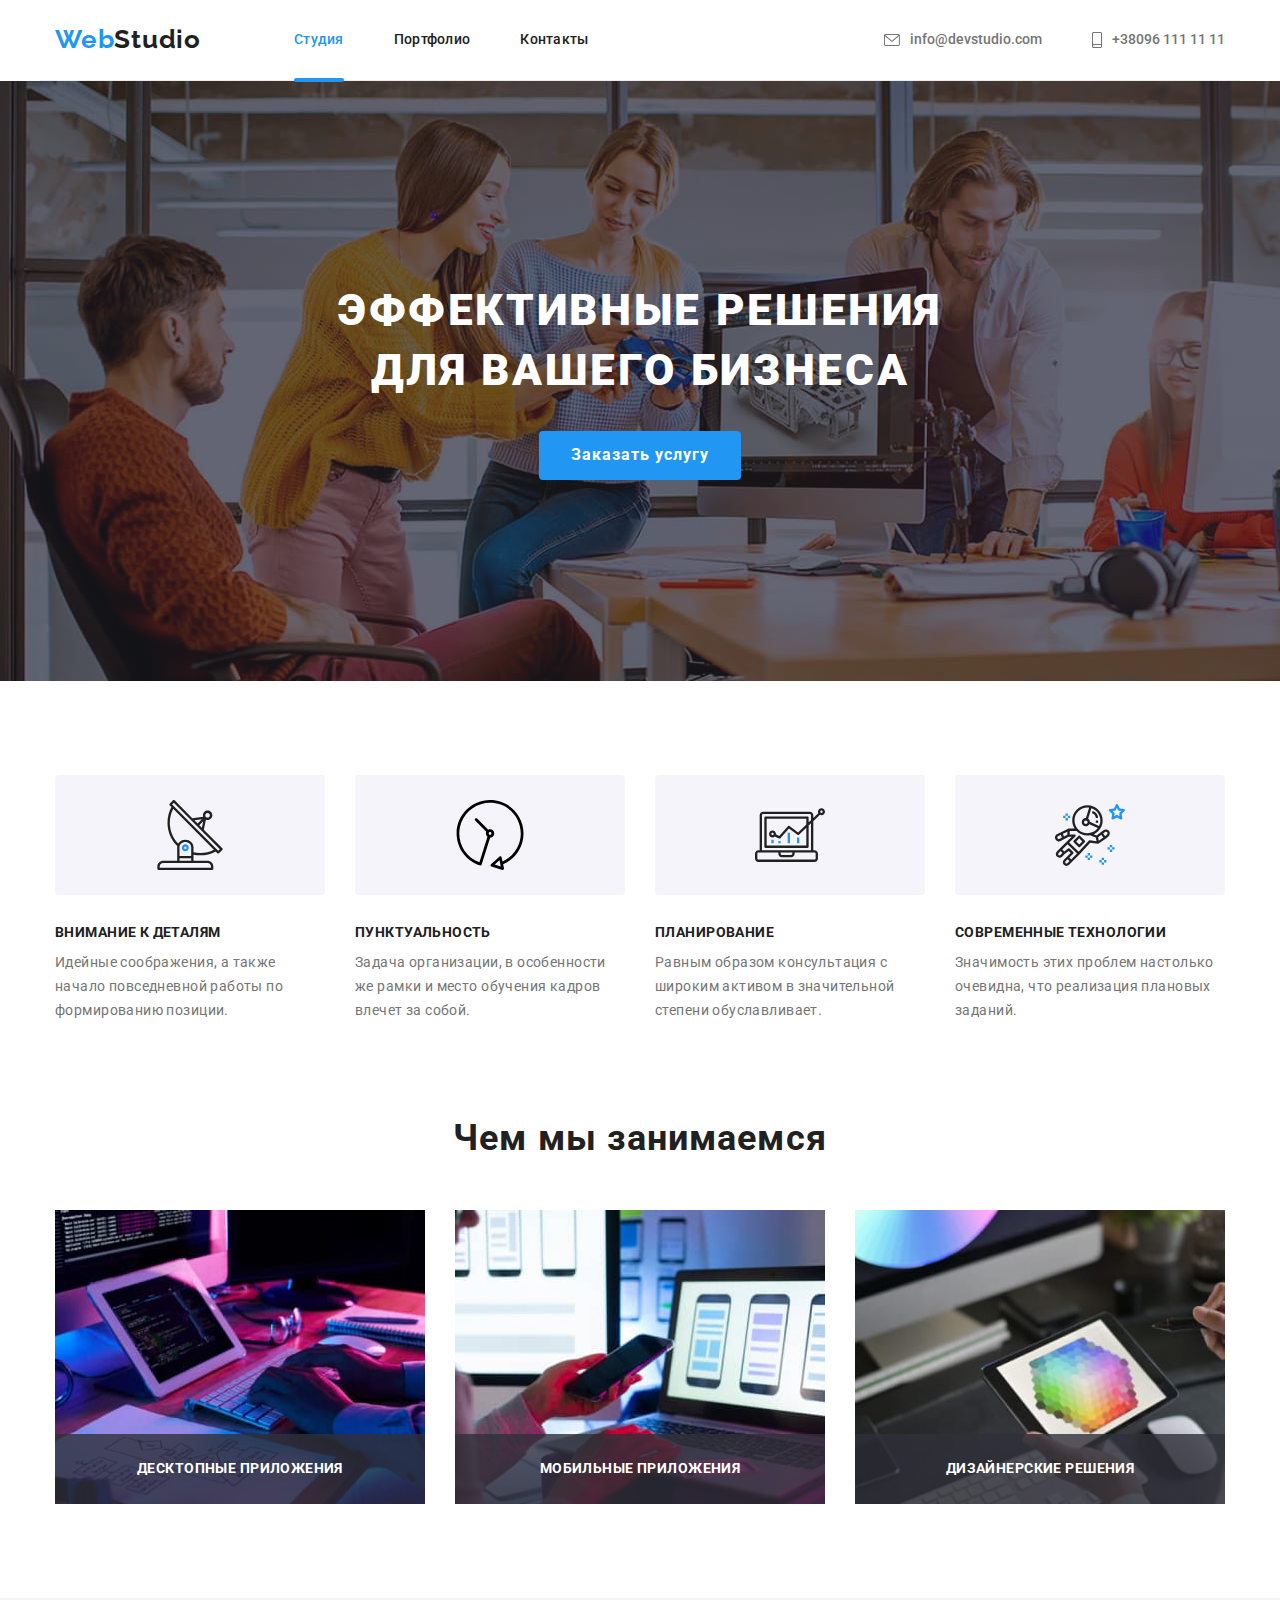
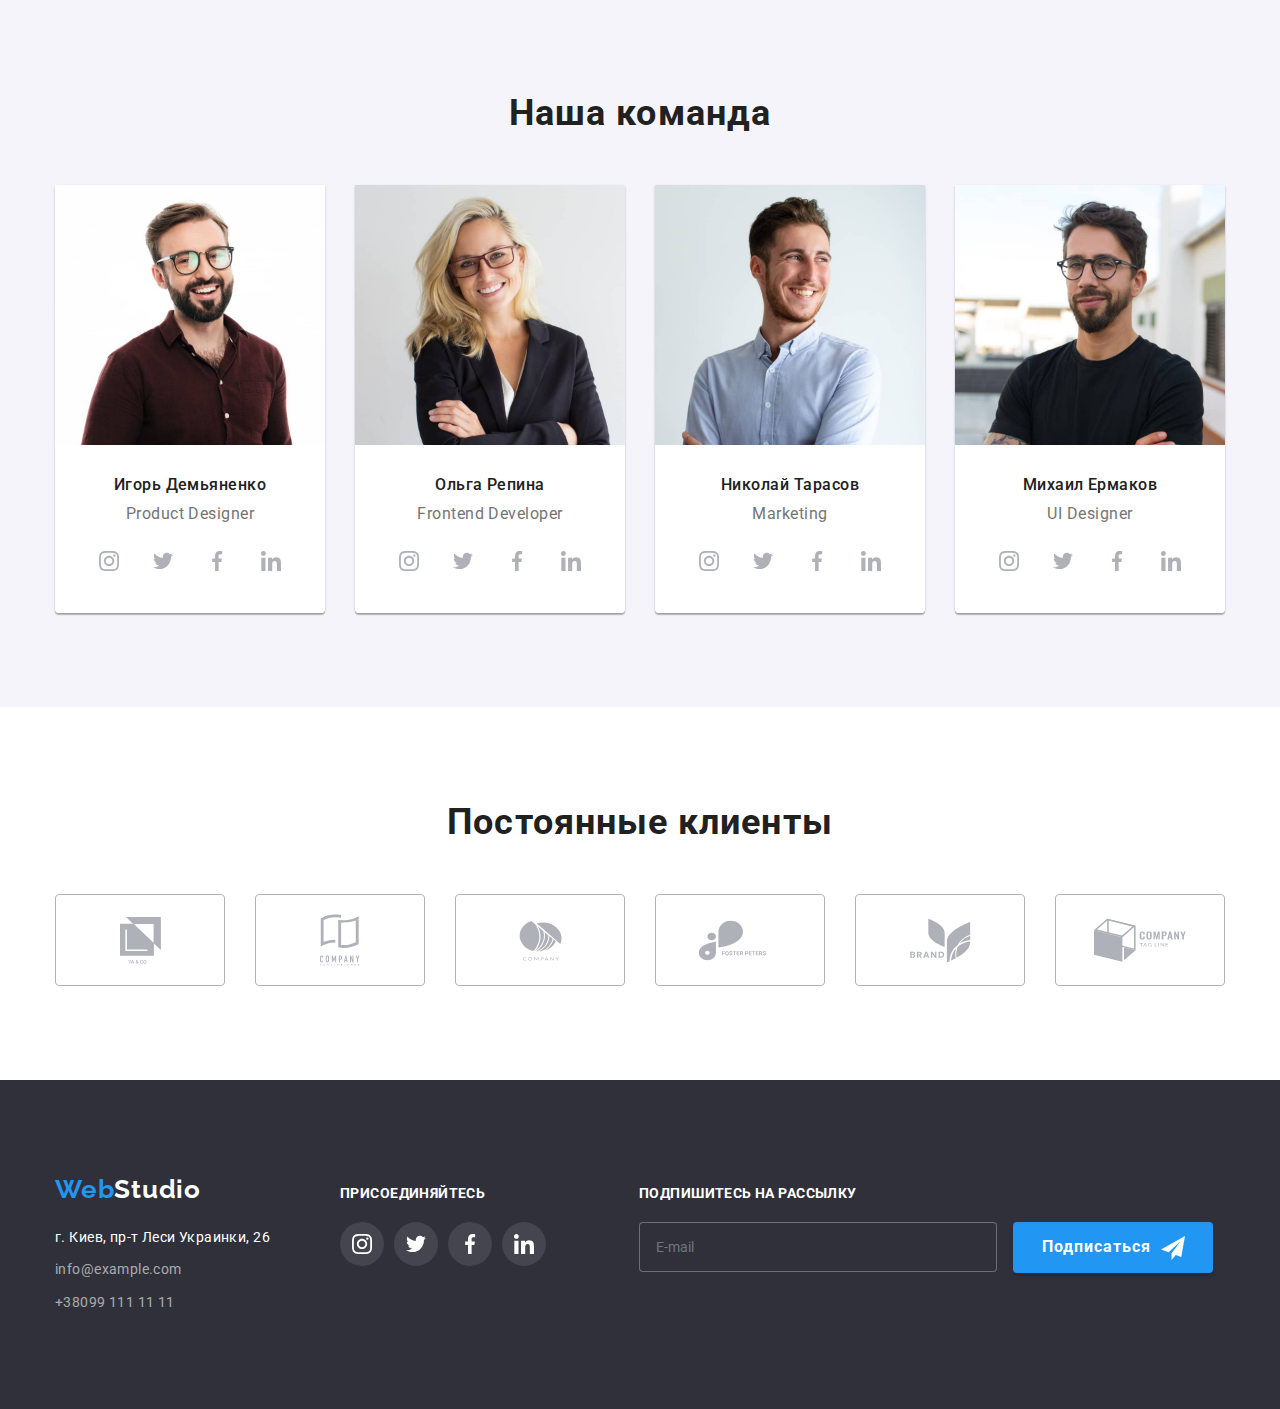
<file: index.html>
<!DOCTYPE html>
<html lang="ru">
  <head>
    <meta charset="UTF-8" />
    <meta http-equiv="X-UA-Compatible" content="IE=edge" />
    <meta name="viewport" content="width= , initial-scale=1.0" />
    <title>Homework HTML</title>

    <link rel="preconnect" href="https://fonts.gstatic.com" />
    <link
      href="https://fonts.googleapis.com/css2?family=Raleway:wght@700&family=Roboto:wght@400;500;700;900&display=swap"
      rel="stylesheet"
    />
    <link
      rel="stylesheet"
      href="https://cdnjs.cloudflare.com/ajax/libs/modern-normalize/1.0.0/modern-normalize.min.css"
    />
    <link rel="stylesheet" href="./css/styles.css" />
  </head>

  <body>
    <!--Top line-->

    <header>
      <div class="container navigation">
        <a class="logo" href="./index.html"> <span>Web</span>Studio </a>
        <nav>
          <ul class="site-nav">
            <li class="item">
              <a class="current-link" href="./index.html">Студия</a>
            </li>
            <li class="item">
              <a href="./portfolio.html">Портфолио</a>
            </li>
            <li class="item"><a href="">Контакты</a></li>
          </ul>
        </nav>

        <!--Contacts-->

        <ul class="site-contacts">
          <li>
            <a class="header-contacts" href="mailto:info@devstudio.com">
              <svg class="icon" width="16" height="12">
                <use href="./images/symbol-defs.svg#envelope"></use>
              </svg>
              info@devstudio.com
            </a>
          </li>
          <li>
            <a class="header-contacts" href="tel:+380961111111">
              <svg class="icon" width="10" height="16">
                <use href="./images/symbol-defs.svg#smartphone"></use>
              </svg>
              +38096 111 11 11</a
            >
          </li>
        </ul>
      </div>
    </header>

    <!--Main section-->

    <main>
      <!--Site hero-->

      <section class="hero-section overlay">
        <div class="container">
          <h1 class="hero-title">
            Эффективные решения <br />
            для вашего бизнеса
          </h1>
          <button data-modal-open class="order" type="button">
            Заказать услугу
          </button>
        </div>
      </section>

      <!--Features-->

      <section class="features-section">
        <div class="container">
          <h2 class="visually-hidden">Наши особенности</h2>
          <ul class="features">
            <li class="features-item">
              <div class="features-icon">
                <svg class="symbol">
                  <use href="./images/symbol-defs.svg#antenna"></use>
                </svg>
              </div>

              <h3 class="feature-title">Внимание к деталям</h3>
              <p class="feature-description">
                Идейные соображения, а также начало повседневной работы по
                формированию позиции.
              </p>
            </li>
            <li class="features-item">
              <div class="features-icon">
                <svg class="symbol">
                  <use href="./images/symbol-defs.svg#vector"></use>
                </svg>
              </div>

              <h3 class="feature-title">Пунктуальность</h3>
              <p class="feature-description">
                Задача организации, в особенности же рамки и место обучения
                кадров влечет за собой.
              </p>
            </li>
            <li class="features-item">
              <div class="features-icon">
                <svg class="symbol">
                  <use href="./images/symbol-defs.svg#diagram"></use>
                </svg>
              </div>

              <h3 class="feature-title">Планирование</h3>
              <p class="feature-description">
                Равным образом консультация с широким активом в значительной
                степени обуславливает.
              </p>
            </li>
            <li class="features-item">
              <div class="features-icon">
                <svg class="symbol">
                  <use href="./images/symbol-defs.svg#astronaut"></use>
                </svg>
              </div>

              <h3 class="feature-title">Современные технологии</h3>
              <p class="feature-description">
                Значимость этих проблем настолько очевидна, что реализация
                плановых заданий.
              </p>
            </li>
          </ul>
        </div>
      </section>

      <!--What we do-->

      <section class="section">
        <div class="container">
          <h2 class="our-works-title">Чем мы занимаемся</h2>
          <ul class="our-works">
            <li class="pic">
              <div class="label">
                <img
                  src="./images/box.jpg"
                  alt="Разработака веб-сайтов"
                  width="370"
                  height="294"
                />
                <div class="label-text">
                  <p>Десктопные приложения</p>
                </div>
              </div>
            </li>
            <li class="pic">
              <div class="label">
                <img
                  src="./images/box2.jpg"
                  alt="Разработака приложений"
                  width="370"
                  height="294"
                />
                <div class="label-text">
                  <p>Мобильные приложения</p>
                </div>
              </div>
            </li>
            <li class="pic">
              <div class="label">
                <img
                  src="./images/box3.jpg"
                  alt="Дизайн"
                  width="370"
                  height="294"
                />
                <div class="label-text">
                  <p>Дизайнерские решения</p>
                </div>
              </div>
            </li>
          </ul>
        </div>
      </section>

      <!--Our team-->

      <section class="section our-team">
        <div class="container">
          <h2 class="our-works-title">Наша команда</h2>
          <ul class="team">
            <li class="member">
              <img
                src="./images/designer.jpg"
                alt="Игорь Демьяненко. Дизайн продукта."
                width="270"
              />
              <div class="workman">
                <h3 class="employee">Игорь Демьяненко</h3>
                <p class="position">Product Designer</p>
                <ul class="social-media">
                  <li class="social-link">
                    <a
                      href="https://www.instagram.com/"
                      target="_blank"
                      rel="noreferrer noopener"
                    >
                      <svg class="social-icon">
                        <use href="./images/symbol-defs.svg#instagram"></use>
                      </svg>
                    </a>
                  </li>
                  <li class="social-link">
                    <a
                      href="https://twitter.com/"
                      target="_blank"
                      rel="noreferrer noopener"
                    >
                      <svg class="social-icon">
                        <use href="./images/symbol-defs.svg#twitter"></use>
                      </svg>
                    </a>
                  </li>
                  <li class="social-link">
                    <a
                      href="https://www.facebook.com/"
                      target="_blank"
                      rel="noreferrer noopener"
                    >
                      <svg class="social-icon">
                        <use href="./images/symbol-defs.svg#facebook"></use>
                      </svg>
                    </a>
                  </li>
                  <li class="social-link">
                    <a
                      href="https://www.linkedin.com/"
                      target="_blank"
                      rel="noreferrer noopener"
                    >
                      <svg class="social-icon">
                        <use href="./images/symbol-defs.svg#linkedin"></use>
                      </svg>
                    </a>
                  </li>
                </ul>
              </div>
            </li>

            <li class="member">
              <img
                src="./images/developer.jpg"
                alt="Ольга Репина. Разработка."
                width="270"
              />
              <div class="workman">
                <h3 class="employee">Ольга Репина</h3>
                <p class="position">Frontend Developer</p>
                <ul class="social-media">
                  <li class="social-link">
                    <a
                      href="https://www.instagram.com/"
                      target="_blank"
                      rel="noreferrer noopener"
                    >
                      <svg class="social-icon">
                        <use href="./images/symbol-defs.svg#instagram"></use>
                      </svg>
                    </a>
                  </li>
                  <li class="social-link">
                    <a
                      href="https://twitter.com/"
                      target="_blank"
                      rel="noreferrer noopener"
                    >
                      <svg class="social-icon">
                        <use href="./images/symbol-defs.svg#twitter"></use>
                      </svg>
                    </a>
                  </li>
                  <li class="social-link">
                    <a
                      href="https://www.facebook.com/"
                      target="_blank"
                      rel="noreferrer noopener"
                    >
                      <svg class="social-icon">
                        <use href="./images/symbol-defs.svg#facebook"></use>
                      </svg>
                    </a>
                  </li>
                  <li class="social-link">
                    <a
                      href="https://www.linkedin.com/"
                      target="_blank"
                      rel="noreferrer noopener"
                    >
                      <svg class="social-icon">
                        <use href="./images/symbol-defs.svg#linkedin"></use>
                      </svg>
                    </a>
                  </li>
                </ul>
              </div>
            </li>
            <li class="member">
              <img
                src="./images/marketing.jpg"
                alt="Николай Тарасов. Маркетинг."
                width="270"
              />
              <div class="workman">
                <h3 class="employee">Николай Тарасов</h3>
                <p class="position">Marketing</p>
                <ul class="social-media">
                  <li class="social-link">
                    <a
                      href="https://www.instagram.com/"
                      target="_blank"
                      rel="noreferrer noopener"
                    >
                      <svg class="social-icon">
                        <use href="./images/symbol-defs.svg#instagram"></use>
                      </svg>
                    </a>
                  </li>
                  <li class="social-link">
                    <a
                      href="https://twitter.com/"
                      target="_blank"
                      rel="noreferrer noopener"
                    >
                      <svg class="social-icon">
                        <use href="./images/symbol-defs.svg#twitter"></use>
                      </svg>
                    </a>
                  </li>
                  <li class="social-link">
                    <a
                      href="https://www.facebook.com/"
                      target="_blank"
                      rel="noreferrer noopener"
                    >
                      <svg class="social-icon">
                        <use href="./images/symbol-defs.svg#facebook"></use>
                      </svg>
                    </a>
                  </li>
                  <li class="social-link">
                    <a
                      href="https://www.linkedin.com/"
                      target="_blank"
                      rel="noreferrer noopener"
                    >
                      <svg class="social-icon">
                        <use href="./images/symbol-defs.svg#linkedin"></use>
                      </svg>
                    </a>
                  </li>
                </ul>
              </div>
            </li>
            <li class="member">
              <img
                src="./images/uldesigner.jpg"
                alt="Михаил Ермаков. Графический дизайн."
                width="270"
              />
              <div class="workman">
                <h3 class="employee">Михаил Ермаков</h3>
                <p class="position">UI Designer</p>
                <ul class="social-media">
                  <li class="social-link">
                    <a
                      href="https://www.instagram.com/"
                      target="_blank"
                      rel="noreferrer noopener"
                    >
                      <svg class="social-icon">
                        <use href="./images/symbol-defs.svg#instagram"></use>
                      </svg>
                    </a>
                  </li>
                  <li class="social-link">
                    <a
                      href="https://twitter.com/"
                      target="_blank"
                      rel="noreferrer noopener"
                    >
                      <svg class="social-icon">
                        <use href="./images/symbol-defs.svg#twitter"></use>
                      </svg>
                    </a>
                  </li>
                  <li class="social-link">
                    <a
                      href="https://www.facebook.com/"
                      target="_blank"
                      rel="noreferrer noopener"
                    >
                      <svg class="social-icon">
                        <use href="./images/symbol-defs.svg#facebook"></use>
                      </svg>
                    </a>
                  </li>
                  <li class="social-link">
                    <a
                      href="https://www.linkedin.com/"
                      target="_blank"
                      rel="noreferrer noopener"
                    >
                      <svg class="social-icon">
                        <use href="./images/symbol-defs.svg#linkedin"></use>
                      </svg>
                    </a>
                  </li>
                </ul>
              </div>
            </li>
          </ul>
        </div>
      </section>

      <!-- Our clients -->

      <section class="section">
        <div class="container">
          <h2 class="our-works-title">Постоянные клиенты</h2>
          <ul class="clients">
            <li class="company">
              <a class="effect" href="">
                <svg class="company-icon" width="41" height="47">
                  <use href="./images/symbol-defs.svg#group"></use>
                </svg>
              </a>
            </li>
            <li class="company">
              <a class="effect" href="">
                <svg class="company-icon" width="40" height="52">
                  <use href="./images/symbol-defs.svg#union"></use></svg
              ></a>
            </li>
            <li class="company">
              <a class="effect" href="">
                <svg class="company-icon" width="43" height="41">
                  <use href="./images/symbol-defs.svg#company"></use>
                </svg>
              </a>
            </li>
            <li class="company">
              <a class="effect" href="">
                <svg class="company-icon" width="85" height="41">
                  <use href="./images/symbol-defs.svg#fosterpetters"></use>
                </svg>
              </a>
            </li>
            <li class="company">
              <a class="effect" href="">
                <svg class="company-icon" width="63" height="45">
                  <use href="./images/symbol-defs.svg#brand"></use>
                </svg>
              </a>
            </li>
            <li class="company">
              <a class="effect" href="">
                <svg class="company-icon" width="94" height="44">
                  <use href="./images/symbol-defs.svg#tagline"></use>
                </svg>
              </a>
            </li>
          </ul>
        </div>
      </section>
    </main>

    <!--Site footer-->

    <footer>
      <div class="container">
        <div class="footer-address">
          <a class="footer-logo" href="./index.html">
            <span>Web</span><span class="second-half">Studio</span>
          </a>

          <address>
            <ul class="contacts-list">
              <li>
                <a
                  class="main-address"
                  href="https://bit.ly/3nyjrAB"
                  target="_blank"
                  rel="noreferrer noopener"
                  >г. Киев, пр-т Леси Украинки, 26</a
                >
              </li>
              <li>
                <a class="footer-contacts" href="mailto:info@example.com"
                  >info@example.com</a
                >
              </li>
              <li>
                <a class="footer-contacts" href="tel:+380991111111"
                  >+38099 111 11 11</a
                >
              </li>
            </ul>
          </address>
        </div>

        <div class="join-container">
          <b class="join-title">Присоединяйтесь</b>
          <ul class="join-list">
            <li class="join-social">
              <a
                href="https://www.instagram.com/"
                target="_blank"
                rel="noreferrer noopener"
              >
                <svg class="join-social-icon">
                  <use href="./images/symbol-defs.svg#instagram"></use>
                </svg>
              </a>
            </li>
            <li class="join-social">
              <a
                href="https://twitter.com/"
                target="_blank"
                rel="noreferrer noopener"
              >
                <svg class="join-social-icon">
                  <use href="./images/symbol-defs.svg#twitter"></use>
                </svg>
              </a>
            </li>
            <li class="join-social">
              <a
                href="https://www.facebook.com/"
                target="_blank"
                rel="noreferrer noopener"
              >
                <svg class="join-social-icon">
                  <use href="./images/symbol-defs.svg#facebook"></use>
                </svg>
              </a>
            </li>
            <li class="join-social">
              <a
                href="https://www.linkedin.com/"
                target="_blank"
                rel="noreferrer noopener"
              >
                <svg class="join-social-icon">
                  <use href="./images/symbol-defs.svg#linkedin"></use>
                </svg>
              </a>
            </li>
          </ul>
        </div>
        <div class="subscription">
          <b>Подпишитесь на рассылку</b>
          <div>
            <label><input type="text" placeholder="E-mail" /></label>
            <button class="subscription-btn" type="submit">
              Подписаться
              <svg class="telegram-icon" width="24" height="24">
                <use href="./images/symbol-defs.svg#iconsend"></use>
              </svg>
            </button>
          </div>
        </div>
      </div>
    </footer>
    <div data-modal class="backdrop is-hidden">
      <div class="modal">
        <button class="modal-btn" data-modal-close type="button">
          <svg class="close-icon" width="18" height="18">
            <use href="./images/symbol-defs.svg#close"></use>
          </svg>
        </button>
        <h2 class="form-title">Оставьте свои данные, мы вам перезвоним</h2>
        <form class="modal-form">
          <div class="form-field">
            <label for="username">Имя</label>
            <input
              type="text"
              name="name"
              id="username"
              class="form-input"
              autocomplete="off"
            />
            <svg class="form-icon" width="18" height="18">
              <use href="./images/symbol-defs.svg#person"></use>
            </svg>
          </div>
          <div class="form-field">
            <label for="userphone">Телефон</label>
            <input
              type="tel"
              name="tel"
              id="userphone"
              class="form-input"
              autocomplete="off"
            />
            <svg class="form-icon" width="18" height="18">
              <use href="./images/symbol-defs.svg#phone"></use>
            </svg>
          </div>
          <div class="form-field">
            <label for="usermail">Почта</label>
            <input
              type="email"
              name="email"
              id="usermail"
              class="form-input"
              autocomplete="off"
            />
            <svg class="form-icon" width="18" height="18">
              <use href="./images/symbol-defs.svg#email"></use>
            </svg>
          </div>
          <div class="form-field">
            <label for="comment">Комментарий</label>
            <textarea
              name="comment"
              id="comment"
              cols="30"
              placeholder="Введите текст"
              class="comment"
            ></textarea>
          </div>
          <div class="policy">
            <label class="policy-check">
              <input class="checkbox-hidden" type="checkbox" name="policy" />
              <span class="check-box"></span>
              Соглашаюсь с рассылкой и принимаю&#160;
              <a class="terms" href="">Условия договора </a>
            </label>
          </div>
          <div class="btn-flex">
            <button class="submit-btn" type="submit">Отправить</button>
          </div>
        </form>
      </div>
    </div>
    <script src="./js/modal.js"></script>
  </body>
</html>
</file>
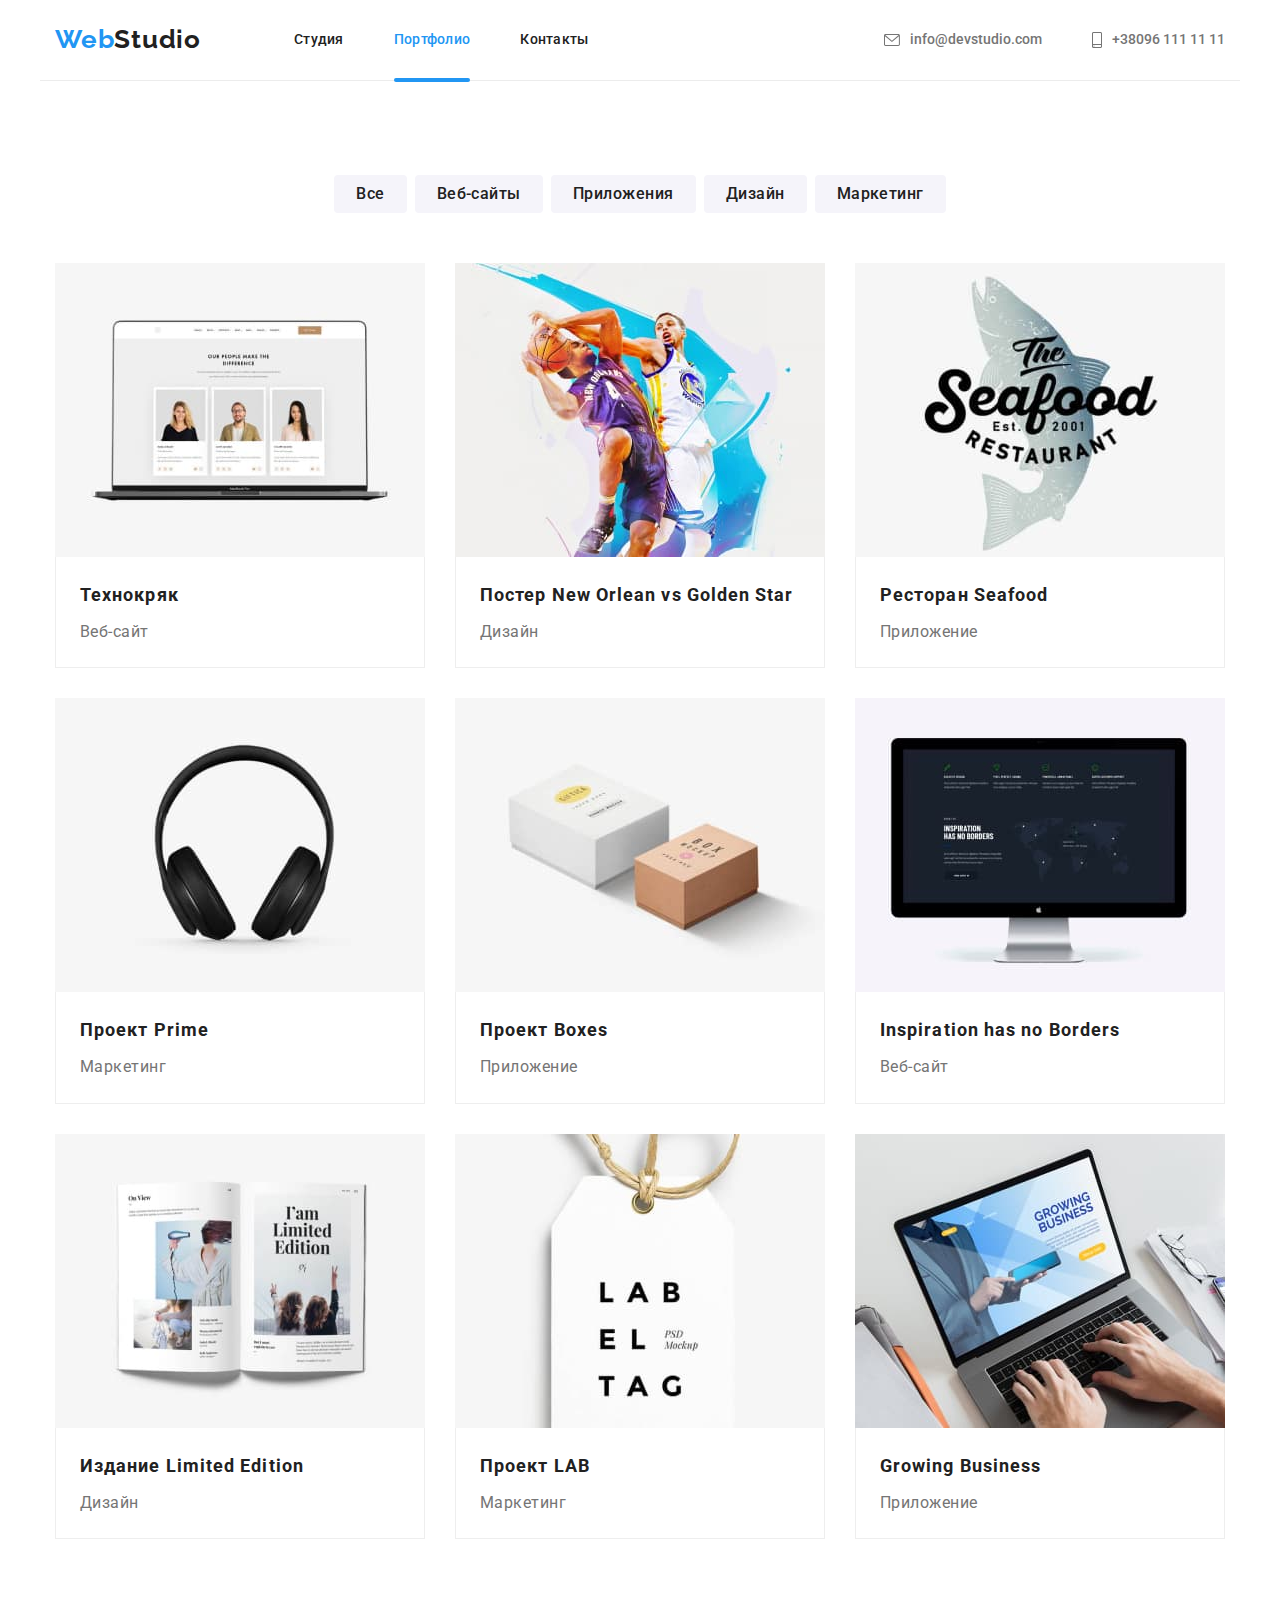
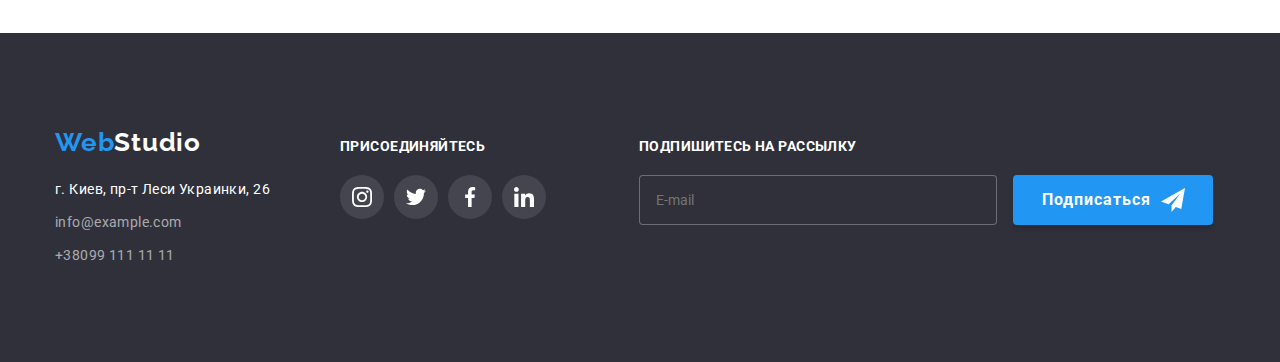
<file: portfolio.html>
<!DOCTYPE html>
<html lang="ru">
  <head>
    <meta charset="UTF-8" />
    <meta http-equiv="X-UA-Compatible" content="IE=edge" />
    <meta name="viewport" content="width= , initial-scale=1.0" />
    <title>Homework CSS</title>
    <link rel="preconnect" href="https://fonts.gstatic.com" />
    <link
      href="https://fonts.googleapis.com/css2?family=Raleway:wght@700&family=Roboto:wght@400;500;700&display=swap"
      rel="stylesheet"
    />
    <link
      rel="stylesheet"
      href="https://cdnjs.cloudflare.com/ajax/libs/modern-normalize/1.0.0/modern-normalize.min.css"
    />
    <link rel="stylesheet" href="./css/styles.css" />
  </head>

  <body>
    <!--Top line-->

    <header>
      <div class="container navigation">
        <a class="logo" href="./index.html"> <span>Web</span>Studio </a>
        <nav>
          <ul class="site-nav">
            <li class="item"><a href="./index.html">Студия</a></li>
            <li class="item">
              <a class="current-link" href="./portfolio.html">Портфолио</a>
            </li>
            <li class="item"><a href="">Контакты</a></li>
          </ul>
        </nav>
        <!--Contacts-->

        <ul class="site-contacts">
          <li>
            <a class="header-contacts" href="mailto:info@devstudio.com">
              <svg class="icon" width="16" height="12">
                <use href="./images/symbol-defs.svg#envelope"></use>
              </svg>
              info@devstudio.com
            </a>
          </li>
          <li>
            <a class="header-contacts" href="tel:+380961111111">
              <svg class="icon" width="10" height="16">
                <use href="./images/symbol-defs.svg#smartphone"></use>
              </svg>
              +38096 111 11 11</a
            >
          </li>
        </ul>
      </div>
    </header>

    <!--Main section-->

    <main>
      <h1 class="visually-hidden">Портфолио</h1>
      <section class="portfolio-section">
        <div class="container">
          <h2 class="visually-hidden">Фильтры</h2>
          <ul class="filters">
            <li class="btn"><button type="button">Все</button></li>
            <li class="btn"><button type="button">Веб-сайты</button></li>
            <li class="btn"><button type="button">Приложения</button></li>
            <li class="btn"><button type="button">Дизайн</button></li>
            <li class="btn"><button type="button">Маркетинг</button></li>
          </ul>
          <h2 class="visually-hidden">Наши работы</h2>
          <ul class="grid">
            <li class="grid-item">
              <a class="grid-link" href="">
                <div class="blue-overlay">
                  <img
                    src="./portfolio.images/project1.jpg"
                    alt="Веб-сайт"
                    width="370"
                    height="294"
                  />
                  <p class="overlay-text">
                    Технокряк это современная площадка распространения
                    коронавируса. Компании используют эту платформу для
                    цифрового шпионажа и атак на защищённые сервера конкурентов.
                  </p>
                </div>

                <div class="grid-item-border">
                  <h3 class="product">Технокряк</h3>
                  <p class="description">Веб-сайт</p>
                </div>
              </a>
            </li>
            <li class="grid-item">
              <a class="grid-link" href="">
                <div class="blue-overlay">
                  <img
                    src="./portfolio.images/project2.jpg"
                    alt="Баскетбольный постер"
                    width="370"
                    height="294"
                  />
                  <p class="overlay-text">
                    Технокряк это современная площадка распространения
                    коронавируса. Компании используют эту платформу для
                    цифрового шпионажа и атак на защищённые сервера конкурентов.
                  </p>
                </div>

                <div class="grid-item-border">
                  <h3 class="product">Постер New Orlean vs Golden Star</h3>
                  <p class="description">Дизайн</p>
                </div>
              </a>
            </li>
            <li class="grid-item">
              <a class="grid-link" href="">
                <div class="blue-overlay">
                  <img
                    src="./portfolio.images/project3.jpg"
                    alt="Логотип ресторана"
                    width="370"
                    height="294"
                  />
                  <p class="overlay-text">
                    Технокряк это современная площадка распространения
                    коронавируса. Компании используют эту платформу для
                    цифрового шпионажа и атак на защищённые сервера конкурентов.
                  </p>
                </div>

                <div class="grid-item-border">
                  <h3 class="product">Ресторан Seafood</h3>
                  <p class="description">Приложение</p>
                </div>
              </a>
            </li>
            <li class="grid-item">
              <a class="grid-link" href="">
                <div class="blue-overlay">
                  <img
                    src="./portfolio.images/project4.jpg"
                    alt="Наушники"
                    width="370"
                    height="294"
                  />
                  <p class="overlay-text">
                    Технокряк это современная площадка распространения
                    коронавируса. Компании используют эту платформу для
                    цифрового шпионажа и атак на защищённые сервера конкурентов.
                  </p>
                </div>

                <div class="grid-item-border">
                  <h3 class="product">Проект Prime</h3>
                  <p class="description">Маркетинг</p>
                </div>
              </a>
            </li>
            <li class="grid-item">
              <a class="grid-link" href="">
                <div class="blue-overlay">
                  <img
                    src="./portfolio.images/project5.jpg"
                    alt="Коробки"
                    width="370"
                    height="294"
                  />
                  <p class="overlay-text">
                    Технокряк это современная площадка распространения
                    коронавируса. Компании используют эту платформу для
                    цифрового шпионажа и атак на защищённые сервера конкурентов.
                  </p>
                </div>

                <div class="grid-item-border">
                  <h3 class="product">Проект Boxes</h3>
                  <p class="description">Приложение</p>
                </div>
              </a>
            </li>
            <li class="grid-item">
              <a class="grid-link" href="">
                <div class="blue-overlay">
                  <img
                    src="./portfolio.images/project6.jpg"
                    alt="Монитор"
                    width="370"
                    height="294"
                  />
                  <p class="overlay-text">
                    Технокряк это современная площадка распространения
                    коронавируса. Компании используют эту платформу для
                    цифрового шпионажа и атак на защищённые сервера конкурентов.
                  </p>
                </div>

                <div class="grid-item-border">
                  <h3 class="product">Inspiration has no Borders</h3>
                  <p class="description">Веб-сайт</p>
                </div>
              </a>
            </li>
            <li class="grid-item">
              <a class="grid-link" href="">
                <div class="blue-overlay">
                  <img
                    src="./portfolio.images/project7.jpg"
                    alt="Журнал"
                    width="370"
                    height="294"
                  />
                  <p class="overlay-text">
                    Технокряк это современная площадка распространения
                    коронавируса. Компании используют эту платформу для
                    цифрового шпионажа и атак на защищённые сервера конкурентов.
                  </p>
                </div>

                <div class="grid-item-border">
                  <h3 class="product">Издание Limited Edition</h3>
                  <p class="description">Дизайн</p>
                </div>
              </a>
            </li>
            <li class="grid-item">
              <a class="grid-link" href="">
                <div class="blue-overlay">
                  <img
                    src="./portfolio.images/project8.jpg"
                    alt="Бирка"
                    width="370"
                    height="294"
                  />
                  <p class="overlay-text">
                    Технокряк это современная площадка распространения
                    коронавируса. Компании используют эту платформу для
                    цифрового шпионажа и атак на защищённые сервера конкурентов.
                  </p>
                </div>

                <div class="grid-item-border">
                  <h3 class="product">Проект LAB</h3>
                  <p class="description">Маркетинг</p>
                </div>
              </a>
            </li>
            <li class="grid-item">
              <a class="grid-link" href="">
                <div class="blue-overlay">
                  <img
                    src="./portfolio.images/project9.jpg"
                    alt="Ноутбук"
                    width="370"
                    height="294"
                  />
                  <p class="overlay-text">
                    Технокряк это современная площадка распространения
                    коронавируса. Компании используют эту платформу для
                    цифрового шпионажа и атак на защищённые сервера конкурентов.
                  </p>
                </div>

                <div class="grid-item-border">
                  <h3 class="product">Growing Business</h3>
                  <p class="description">Приложение</p>
                </div>
              </a>
            </li>
          </ul>
        </div>
      </section>
    </main>

    <!--Site footer-->

    <footer>
      <div class="container">
        <div class="footer-address">
          <a class="footer-logo" href="./index.html">
            <span>Web</span><span class="second-half">Studio</span>
          </a>

          <address>
            <ul class="contacts-list">
              <li>
                <a
                  class="main-address"
                  href="https://bit.ly/3nyjrAB"
                  target="_blank"
                  rel="noreferrer noopener"
                  >г. Киев, пр-т Леси Украинки, 26</a
                >
              </li>
              <li>
                <a class="footer-contacts" href="mailto:info@example.com"
                  >info@example.com</a
                >
              </li>
              <li>
                <a class="footer-contacts" href="tel:+380991111111"
                  >+38099 111 11 11</a
                >
              </li>
            </ul>
          </address>
        </div>

        <div class="join-container">
          <b class="join-title">Присоединяйтесь</b>
          <ul class="join-list">
            <li class="join-social">
              <a
                href="https://www.instagram.com/"
                target="_blank"
                rel="noreferrer noopener"
              >
                <svg class="join-social-icon">
                  <use href="./images/symbol-defs.svg#instagram"></use>
                </svg>
              </a>
            </li>
            <li class="join-social">
              <a
                href="https://twitter.com/"
                target="_blank"
                rel="noreferrer noopener"
              >
                <svg class="join-social-icon">
                  <use href="./images/symbol-defs.svg#twitter"></use>
                </svg>
              </a>
            </li>
            <li class="join-social">
              <a
                href="https://www.facebook.com/"
                target="_blank"
                rel="noreferrer noopener"
              >
                <svg class="join-social-icon">
                  <use href="./images/symbol-defs.svg#facebook"></use>
                </svg>
              </a>
            </li>
            <li class="join-social">
              <a
                href="https://www.linkedin.com/"
                target="_blank"
                rel="noreferrer noopener"
              >
                <svg class="join-social-icon">
                  <use href="./images/symbol-defs.svg#linkedin"></use>
                </svg>
              </a>
            </li>
          </ul>
        </div>
        <div class="subscription">
          <b>Подпишитесь на рассылку</b>
          <div>
            <label><input type="text" placeholder="E-mail" /></label>
            <button class="subscription-btn" type="submit">
              Подписаться
              <svg class="telegram-icon" width="24" height="24">
                <use href="./images/symbol-defs.svg#iconsend"></use>
              </svg>
            </button>
          </div>
        </div>
      </div>
    </footer>
  </body>
</html>
</file>
<file: css/styles.css>
:root {
  --main-background-color: #ffffff;
  --main-text-color: #212121;
  --main-accent-color: #2196f3;
  --secondary-text-color: #757575;
  --page-background-color: #2f303a;
}

body {
  background-color: var(--main-background-color);
  color: var(--main-text-color);
  font-family: Roboto, sans-serif;
  margin: 0;
}

/* Hidden elements */

li {
  list-style: none;
}

ul {
  margin: 0;
  padding-left: 0;
}

.visually-hidden {
  position: absolute;
  width: 1px;
  height: 1px;
  margin: -1px;
  border: 0;
  padding: 0;
  white-space: nowrap;
  clip-path: inset(100%);
  clip: rect(0 0 0 0);
  overflow: hidden;
}

.container {
  width: 1200px;
  padding-left: 15px;
  padding-right: 15px;
  margin: auto;
}

.section {
  padding-top: 94px;
  padding-bottom: 94px;
}

h1,
h2,
h3,
p {
  margin: 0;
}

img {
  display: block;
}

/* Site header */

.navigation {
  display: flex;
  align-items: center;
  border-bottom: 1px solid #ececec;
}

.logo {
  display: inline-block;
  padding-top: 24px;
  padding-bottom: 25px;
  margin-right: 93px;

  color: var(--main-text-color);

  font-family: Raleway;
  font-weight: 700;
  font-size: 26px;
  line-height: 1.2;
  letter-spacing: 0.03em;
  text-decoration: none;
}

span {
  color: var(--main-accent-color);
}

span.second-half {
  color: var(--main-background-color);
}

.site-nav {
  display: flex;
  padding-top: 0;
  margin: 0;
}

/* .site-nav .item + .item{
margin-left: 50px;
} */

.site-nav .item:not(:last-child) {
  margin-right: 50px;
}

.site-nav a {
  display: block;
  padding-top: 32px;
  padding-bottom: 32px;

  color: var(--main-text-color);

  font-weight: 500;
  font-size: 14px;
  line-height: 1.1;
  letter-spacing: 0.02em;
  text-decoration: none;

  transition: color 250ms cubic-bezier(0.4, 0, 0.2, 1);
}

.site-nav a:hover,
.site-nav a:focus {
  color: var(--main-accent-color);
}

.site-nav .current-link {
  color: var(--main-accent-color);
}

/* Contacts top */

.site-contacts {
  display: flex;
  margin-left: auto;
}

/* .site-contacts .header-contacts + .header-contacts{
  margin-left: 50px;
} */

.site-contacts li:not(:last-child) {
  margin-right: 50px;
}

.header-contacts {
  display: flex;
  align-items: center;
  padding-top: 32px;
  padding-bottom: 32px;

  color: var(--secondary-text-color);

  font-weight: 500;
  font-size: 14px;
  line-height: 1.1;
  text-decoration: none;

  transition: color 250ms cubic-bezier(0.4, 0, 0.2, 1);
}

.header-contacts:hover,
.header-contacts:focus {
  color: var(--main-accent-color);
}

.current-link {
  position: relative;
}

.current-link::after {
  position: absolute;
  content: '';
  display: block;
  width: 100%;
  height: 4px;
  margin-top: 30px;

  background-color: var(--main-accent-color);
  border-radius: 2px;
}

/* Studio main title */

.portfolio-section {
  padding-top: 94px;
  padding-bottom: 94px;
}

.hero-section {
  text-align: center;
  padding-top: 200px;
  padding-bottom: 200px;
}

.hero-title {
  color: var(--main-background-color);

  font-weight: 900;
  font-size: 44px;
  line-height: 1.36;
  letter-spacing: 0.06em;
  text-transform: uppercase;
}

/* Studio order button */

.order {
  display: inline-block;
  align-items: center;
  text-align: center;
  padding: 10px 32px;
  margin-top: 30px;
  min-width: 200px;

  background-color: var(--main-accent-color);
  color: var(--main-background-color);

  font-weight: bold;
  font-size: 16px;
  line-height: 1.8;
  letter-spacing: 0.06em;

  border-radius: 4px;
  border: none;

  cursor: pointer;
  transition: color 250ms cubic-bezier(0.4, 0, 0.2, 1),
    background color 250ms cubic-bezier(0.4, 0, 0.2, 1),
    box-shadow 250ms cubic-bezier(0.4, 0, 0.2, 1);
}

.order:hover,
.order:focus {
  color: var(--main-background-color);
  background-color: #188ce8;

  box-shadow: 0px 4px 4px rgba(0, 0, 0, 0.15);
}

/* Portfolio filter buttons */

.filters {
  display: flex;
  margin-bottom: 50px;
  align-items: center;
  justify-content: center;
}

.filters button:hover,
.filters button:focus {
  color: var(--main-background-color);
  background-color: var(--main-accent-color);

  box-shadow: 0px 3px 1px rgba(0, 0, 0, 0.1), 0px 1px 2px rgba(0, 0, 0, 0.08),
    0px 2px 2px rgba(0, 0, 0, 0.12);
}
.filters button {
  padding: 6px 22px;

  color: var(--main-text-color);
  background-color: #f5f4fa;

  font-weight: 500;
  font-size: 16px;
  line-height: 1.6;
  text-align: center;
  letter-spacing: 0.03em;
  cursor: pointer;

  border-radius: 4px;
  border: none;

  transition: color 250ms cubic-bezier(0.4, 0, 0.2, 1),
    background-color 250ms cubic-bezier(0.4, 0, 0.2, 1),
    box-shadow 250ms cubic-bezier(0.4, 0, 0.2, 1);
}

.btn:not(:last-child) {
  margin-right: 8px;
}

/* Portfolio product grid */

.grid {
  display: flex;
  flex-wrap: wrap;
  margin-left: -30px;
  margin-top: -30px;
  list-style: none;
}

.label {
  position: relative;
}

.label-text {
  position: absolute;
  bottom: 0;
  right: 0;
  width: 100%;
  height: 70px;
  /* padding-top: 27px;
  padding-bottom: 27px; */
  display: flex;
  align-items: center;
  justify-content: center;
  font-weight: bold;
  font-size: 14px;
  line-height: 1.14;
  text-align: center;
  letter-spacing: 0.03em;
  text-transform: uppercase;
  color: var(--main-background-color);
  background: rgba(47, 48, 58, 0.8);
}

.blue-overlay {
  display: block;
  position: relative;

  overflow: hidden;
}

.overlay-text {
  position: absolute;
  top: 0;
  left: 0;
  width: 100%;
  height: 100%;
  padding: 63px 24px;

  font-weight: 400;
  font-size: 18px;
  line-height: 1.56;
  letter-spacing: 0.03em;

  color: #ffffff;
  background-color: rgba(33, 150, 243, 0.9);

  transform: translateY(100%);
  transition: transform 250ms cubic-bezier(0.4, 0, 0.2, 1),
    opacity 250ms cubic-bezier(0.4, 0, 0.2, 1);
  opacity: 0;
}

.grid-link:hover .overlay-text {
  opacity: 1;
  transform: translateY(0);
}

.grid-link:focus .overlay-text {
  opacity: 1;
  transform: translateY(0);
}

.grid-item {
  margin-left: 30px;
  margin-top: 30px;
  flex-basis: calc(100% / 3 - 30px);

  transition: box-shadow 250ms cubic-bezier(0.4, 0, 0.2, 1);
}

.grid-link {
  display: block;
  text-decoration: none;
}

.grid-item-border {
  padding: 20px 24px;
  border: 1px solid #eeeeee;
  border-top: 0;
}

.grid-item:hover,
:focus {
  box-shadow: 0px 4px 4px rgba(0, 0, 0, 0.25);
}

/* Studio features */

.features-section {
  padding-top: 94px;
}

.features {
  display: flex;
  justify-content: space-between;
}

.features-item {
  flex-basis: calc((100% - 90px) / 4);
}

.features-item:not(:last-child) {
  margin-right: 30px;
}

/* .features .features-item + .features-item {
  margin-left: 30px;
} */

.feature-title {
  font-weight: bold;
  font-size: 14px;
  line-height: 1.14;
  letter-spacing: 0.03em;
  text-transform: uppercase;
}

.feature-description {
  margin-top: 10px;

  color: var(--secondary-text-color);

  font-weight: normal;
  font-size: 14px;
  line-height: 1.7;
  letter-spacing: 0.03em;
  /* text-align: left; */
}

/* Studio works */

.our-works {
  display: flex;
  justify-content: center;
}
/* .our-works .pic + .pic {
  margin-left: 30px;
} */

.our-works .pic:not(:last-child) {
  margin-right: 30px;
}
.our-works-title {
  margin-bottom: 50px;

  color: var(--main-text-color);

  font-weight: bold;
  font-size: 36px;
  line-height: 1.2;
  text-align: center;
  letter-spacing: 0.03em;
}

/* Studio team */

.our-team {
  background-color: #f5f4fa;
}

.team {
  display: flex;
  justify-content: center;
}

/* .team .member + .member {
  margin-left: 30px;
} */

.team .member:not(:last-child) {
  margin-right: 30px;
}

.member {
  box-shadow: 0px 1px 3px rgba(0, 0, 0, 0.12), 0px 1px 1px rgba(0, 0, 0, 0.14),
    0px 2px 1px rgba(0, 0, 0, 0.2);

  border-radius: 0px 0px 4px 4px;
}

.workman {
  padding: 30px 32px;
  background-color: var(--main-background-color);

  border-radius: 0px 0px 4px 4px;
}

.employee {
  color: var(--main-text-color);

  font-weight: 500;
  font-size: 16px;
  line-height: 1.2;
  letter-spacing: 0.03em;
  text-align: center;
}

.position {
  margin-top: 10px;

  color: var(--secondary-text-color);

  font-weight: normal;
  font-size: 16px;
  line-height: 1.2;
  letter-spacing: 0.03em;
  text-align: center;
}

/* Portfolio product cards */

.product {
  font-weight: 700;
  font-size: 18px;
  line-height: 2;
  letter-spacing: 0.06em;
  color: var(--main-text-color);
}

.description {
  margin-top: 4px;

  color: var(--secondary-text-color);
  font-weight: 400;
  font-size: 16px;
  line-height: 1.9;
  letter-spacing: 0.03em;
}

/* Contacts bottom */

footer {
  background-color: var(--page-background-color);
  padding-top: 94px;
  padding-bottom: 94px;
}

.footer-logo {
  display: inline-block;
  margin-bottom: 20px;

  color: var(--main-text-color);

  font-family: Raleway;
  font-weight: 700;
  font-size: 26px;
  line-height: 1.2;
  letter-spacing: 0.03em;
  text-decoration: none;
}

address {
  font-style: normal;
}

.contacts-list {
  display: inline-block;
}

.contacts-list li:not(:first-child) {
  margin-top: 9px;
}

.main-address {
  color: #ffffff;

  font-weight: 400;
  font-size: 14px;
  line-height: 1.7;
  letter-spacing: 0.03em;
  text-decoration: none;

  transition: color 250ms cubic-bezier(0.4, 0, 0.2, 1);
}

.main-address:hover,
:focus {
  color: var(--main-accent-color);
}

.footer-contacts {
  display: inline-block;

  color: rgba(255, 255, 255, 0.6);

  font-weight: 400;
  font-size: 14px;
  line-height: 1.7;
  letter-spacing: 0.03em;
  text-decoration: none;

  transition: color 250ms cubic-bezier(0.4, 0, 0.2, 1);
}

.footer-contacts:hover,
:focus {
  color: var(--main-accent-color);
}

/* Vector graphics */

.icon {
  margin-right: 10px;
  fill: currentColor;
}

.features-icon {
  display: flex;
  align-items: center;
  justify-content: center;
  background-color: #f5f4fa;
  width: 270px;
  height: 120px;
  margin-bottom: 30px;
  border-radius: 4px;
}

.symbol {
  width: 70px;
  height: 70px;
}

.overlay {
  max-width: 1600px;
  height: 600px;
  margin-left: auto;
  margin-right: auto;

  background-image: linear-gradient(
      to right,
      rgba(47, 48, 58, 0.4),
      rgba(47, 48, 58, 0.4)
    ),
    url(../images/overlayhero.jpg);
  background-size: cover;
  background-repeat: no-repeat;
}

.social-media {
  display: flex;
  align-items: center;
  justify-content: center;
  margin-top: 16px;
}

.social-icon {
  width: 20px;
  height: 20px;
  fill: currentColor;
}

.social-link a {
  display: flex;
  align-items: center;
  justify-content: center;
  width: 44px;
  height: 44px;

  color: #afb1b8;
  border-radius: 50%;

  transition: color 250ms cubic-bezier(0.4, 0, 0.2, 1),
    background-color 250ms cubic-bezier(0.4, 0, 0.2, 1);
}

.social-link:not(:last-child) {
  margin-right: 10px;
}

.social-link a:hover {
  color: var(--main-background-color);
  background-color: var(--main-accent-color);
  border-radius: 50%;
}

.social-link a:focus {
  color: var(--main-background-color);
  background-color: var(--main-accent-color);

  border-radius: 50%;
}

.clients {
  display: flex;
  justify-content: center;
}

.company {
  display: flex;
  justify-content: center;
}
.company:not(:last-child) {
  margin-right: 30px;
}

.company a {
  display: flex;
  width: 170px;
  height: 92px;
  align-items: center;
  justify-content: center;

  border: 1px solid #afb1b8;
  border-radius: 4px;
  color: #afb1b8;

  transition: color 250ms cubic-bezier(0.4, 0, 0.2, 1),
    border-color 250ms cubic-bezier(0.4, 0, 0.2, 1);
}

.company-icon {
  fill: currentColor;
}

.effect:hover,
.effect:focus {
  border-color: var(--main-accent-color);
  color: var(--main-accent-color);
}
footer .container {
  display: flex;
  align-items: baseline;
}

.join-container {
  display: block;
  margin-left: 70px;
}

.footer-address {
  display: block;
}

.join-title {
  display: block;
  margin-bottom: 20px;

  font-weight: bold;
  font-size: 14px;
  line-height: 1.14;
  letter-spacing: 0.03em;
  text-transform: uppercase;

  color: var(--main-background-color);
}

.join-list {
  display: flex;
}

.join-social a {
  display: flex;
  align-items: center;
  justify-content: center;
  width: 44px;
  height: 44px;

  border-radius: 50%;
  background-color: rgba(255, 255, 255, 0.1);

  color: var(--main-background-color);

  transition: background-color 250ms cubic-bezier(0.4, 0, 0.2, 1);
}

.join-social:not(:last-child) {
  margin-right: 10px;
}

.join-social a:hover {
  background-color: var(--main-accent-color);
}

.join-social a:focus {
  background-color: var(--main-accent-color);
}

.join-social-icon {
  width: 20px;
  height: 20px;
  fill: currentColor;
}

.subscription {
  display: flex;
  flex-direction: column;
  margin-left: 93px;
}

.subscription b {
  margin-bottom: 20px;
  font-weight: bold;
  font-size: 14px;
  line-height: 1.14;
  letter-spacing: 0.03em;
  text-transform: uppercase;

  color: #ffffff;
}

.subscription input {
  width: 358px;
  height: 50px;
  padding-left: 16px;
  font-size: 14px;
  color: var(--main-background-color);
  background-color: var(--page-background-color);
  border: 1px solid rgba(255, 255, 255, 0.3);
  border-radius: 4px;
  box-shadow: none;
}

.subscription-btn {
  display: inline-flex;
  position: relative;
  margin-left: 12px;

  padding: 10px 29px;

  min-width: 200px;

  text-align: center;
  font-weight: bold;
  font-size: 16px;
  line-height: 1.88;
  letter-spacing: 0.06em;
  border-radius: 4px;
  border: none;
  cursor: pointer;
  background-color: var(--main-accent-color);
  color: var(--main-background-color);
  box-shadow: 0px 4px 4px rgba(0, 0, 0, 0.15);
  transition: background-color 250ms cubic-bezier(0.4, 0, 0.2, 1);
}

.subscription-btn:hover,
.subscription-btn:focus {
  background-color: #188ce8;
}

.telegram-icon {
  position: absolute;
  right: 28px;
  bottom: 13px;
}

.backdrop {
  position: fixed;
  top: 0;
  left: 0;
  width: 100%;
  height: 100%;
  background-color: rgba(0, 0, 0, 0.2);

  opacity: 1;
  transition: opacity 250ms cubic-bezier(0.4, 0, 0.2, 1),
    visibility 250ms cubic-bezier(0.4, 0, 0.2, 1);
}

.backdrop.is-hidden {
  opacity: 0;
  pointer-events: none;
  visibility: hidden;
}

.backdrop.is-hidden .modal {
  transform: translate(-50%, -50%) scale(0.7);
}

.modal {
  position: absolute;
  top: 50%;
  left: 50%;
  transform: translate(-50%, -50%) scale(1);

  min-width: 528px;
  min-height: 581px;
  padding: 40px;

  background-color: var(--main-background-color);

  transition: 250ms cubic-bezier(0.4, 0, 0.2, 1);
  box-shadow: 0px 1px 3px rgba(0, 0, 0, 0.12), 0px 1px 1px rgba(0, 0, 0, 0.14),
    0px 2px 1px rgba(0, 0, 0, 0.2);
  border-radius: 4px;
}

.modal-btn {
  position: absolute;
  top: 8px;
  right: 8px;
  display: flex;
  align-items: center;
  justify-content: center;
  width: 30px;
  height: 30px;

  background: #ffffff;
  border: 1px solid rgba(0, 0, 0, 0.1);
  border-radius: 50%;
  cursor: pointer;
}

.close-icon {
  fill: currentColor;
}

.modal-btn:focus,
.modal-btn:hover {
  color: var(--main-accent-color);
}

.form-title {
  margin-bottom: 12px;
  font-weight: bold;
  font-size: 20px;
  line-height: 1.15;
  text-align: center;
  letter-spacing: 0.03em;

  color: var(--main-text-color);
}

.modal-form {
  width: 448px;
  height: 342px;
  margin: auto;
}

.form-field {
  display: flex;
  align-items: flex-start;
  justify-content: center;
  flex-direction: column;
  position: relative;
}

.modal-form .form-field + .form-field {
  margin-top: 10px;
}

.form-field label {
  margin-bottom: 4px;
  font-weight: normal;
  font-size: 12px;
  line-height: 1.16;

  letter-spacing: 0.01em;

  color: var(--secondary-text-color);
}

.form-input {
  width: 448px;
  height: 40px;
  padding-left: 32px;

  font-size: 14px;
  color: var(--main-text-color);
  border: 1px solid rgba(33, 33, 33, 0.2);
  border-radius: 4px;
  box-shadow: none;
}

.comment {
  width: 448px;
  height: 120px;
  padding: 12px 16px;
  font-size: 14px;
  color: var(--main-text-color);
  border: 1px solid rgba(33, 33, 33, 0.2);
  border-radius: 4px;
  resize: none;
  box-shadow: none;
}

.form-field textarea::placeholder {
  font-weight: normal;
  font-size: 12px;
  line-height: 1.16;
  letter-spacing: 0.01em;

  color: rgba(117, 117, 117, 0.5);
}

.policy {
  position: relative;
  display: flex;
  align-items: center;
  justify-content: center;
  margin-top: 20px;
}

.terms {
  color: var(--main-accent-color);
  text-decoration-color: var(--main-accent-color);
  box-shadow: none;
}

.submit-btn {
  text-align: center;
  padding: 10px 32px;

  min-width: 200px;
  background-color: var(--main-accent-color);
  color: var(--main-background-color);
  font-weight: bold;
  font-size: 16px;
  line-height: 1.8;
  letter-spacing: 0.06em;
  border-radius: 4px;
  border: none;
  cursor: pointer;

  transition: background-color 250ms cubic-bezier(0.4, 0, 0.2, 1),
    box-shadow 250ms cubic-bezier(0.4, 0, 0.2, 1);
}

.btn-flex {
  display: flex;
  align-items: center;
  justify-content: center;
  margin-top: 30px;
}

.submit-btn:hover,
.submit-btn:focus {
  background-color: #188ce8;
  box-shadow: 0px 4px 4px rgba(0, 0, 0, 0.15);
}

.form-icon {
  position: absolute;

  top: 29px;
  left: 12px;
}

.form-input:focus {
  border-color: var(--main-accent-color);
  outline: none;
}
.form-field:focus-within .form-icon {
  fill: var(--main-accent-color);
}

.comment:focus-within {
  border-color: var(--main-accent-color);
  outline: none;
}

.checkbox-hidden {
  position: absolute;
  appearance: none;
  -webkit-appearance: none;
  -moz-appearance: none;
}

.policy-check {
  display: flex;
  align-items: center;
  justify-content: center;
  font-weight: normal;
  font-size: 14px;
  line-height: 1.71;

  letter-spacing: 0.03em;

  color: #757575;
}

.check-box {
  display: block;
  width: 16px;
  height: 15px;
  margin-right: 7px;

  border: 2px solid var(--main-text-color);
  border-radius: 2px;
  transition: background-color 250ms cubic-bezier(0.4, 0, 0.2, 1),
    border-color 250ms cubic-bezier(0.4, 0, 0.2, 1);
}
.checkbox-hidden:checked + .check-box {
  background-image: url(../images/iconcheck.svg);
  background-repeat: no-repeat;
  background-size: contain;
  background-color: var(--main-accent-color);
  border-color: var(--main-accent-color);
}

.checkbox-hidden:focus + .check-box {
  border-color: var(--main-accent-color);
}
</file>
